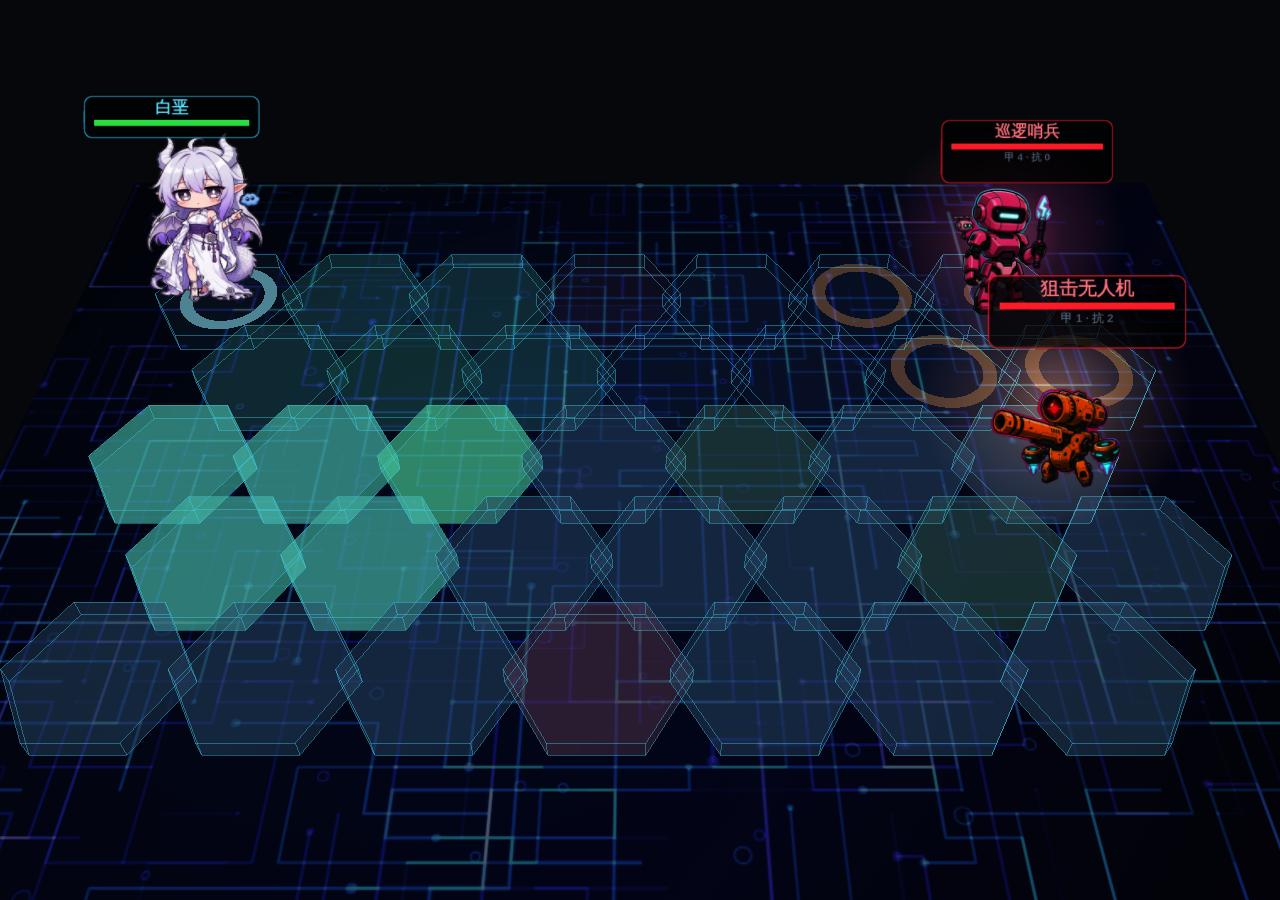
<file: web/battle3d-test.html>
<!doctype html>
<html lang="zh"><head><meta charset="utf-8"><title>3D combat prototype</title>
<style>
  html,body{margin:0;height:100%;background:#05070b;overflow:hidden}
  #combat-wrap{position:relative;width:100vw;height:100vh}
  #battle3d{position:absolute;inset:0;width:100%;height:100%;display:block}
</style></head>
<body>
  <div id="combat-wrap"><canvas id="battle3d"></canvas></div>
  <script src="vendor/three.min.js"></script>
  <script src="js/battle3d.js"></script>
  <script>
    const combat = {
      width: 7, height: 5, activeUnitId: 'u1',
      reachable: [{col:1,row:1},{col:2,row:1},{col:1,row:2},{col:2,row:2},{col:3,row:2},{col:2,row:3}],
      terrain: [{col:0,row:0,type:'obstacle'},{col:6,row:4,type:'obstacle'},{col:5,row:1,type:'cover'}],
      units: [
        {id:'u1', side:'player', name:'BaiE', col:2, row:2, hp:40, maxHp:40, portrait:'assets/portraits/gpt1.webp'},
        {id:'u2', side:'player', name:'Xian', col:1, row:1, hp:50, maxHp:50, portrait:'assets/portraits/claude.webp'},
        {id:'e1', side:'enemy', name:'Swarm', col:5, row:2, hp:22, maxHp:22},
        {id:'e2', side:'enemy', name:'Sniper', col:6, row:3, hp:28, maxHp:28}
      ]
    };
    fetch('battle3d-real.json', { cache: 'no-store' })
      .then(r => r.json())
      .then(real => {
        window.__combat = real;
        Battle3D.render(real);
        // 演示：每 1.4s 模拟一次施法（第一个玩家 → 第一个敌人），截图时总能抓到地环
        setInterval(() => {
          const caster = real.units.find(u => u.side === 'player');
          const target = real.units.find(u => u.side === 'enemy');
          if (!caster || !target) return;
          window.dispatchEvent(new CustomEvent('battle3d-cast', {
            detail: {
              casterId: caster.id, casterCol: caster.col, casterRow: caster.row,
              targetCol: target.col, targetRow: target.row, skillId: 'demo-aoe', area: 1
            }
          }));
        }, 1400);
      })
      .catch(() => Battle3D.render(combat));

  </script>
</body></html>
</file>
